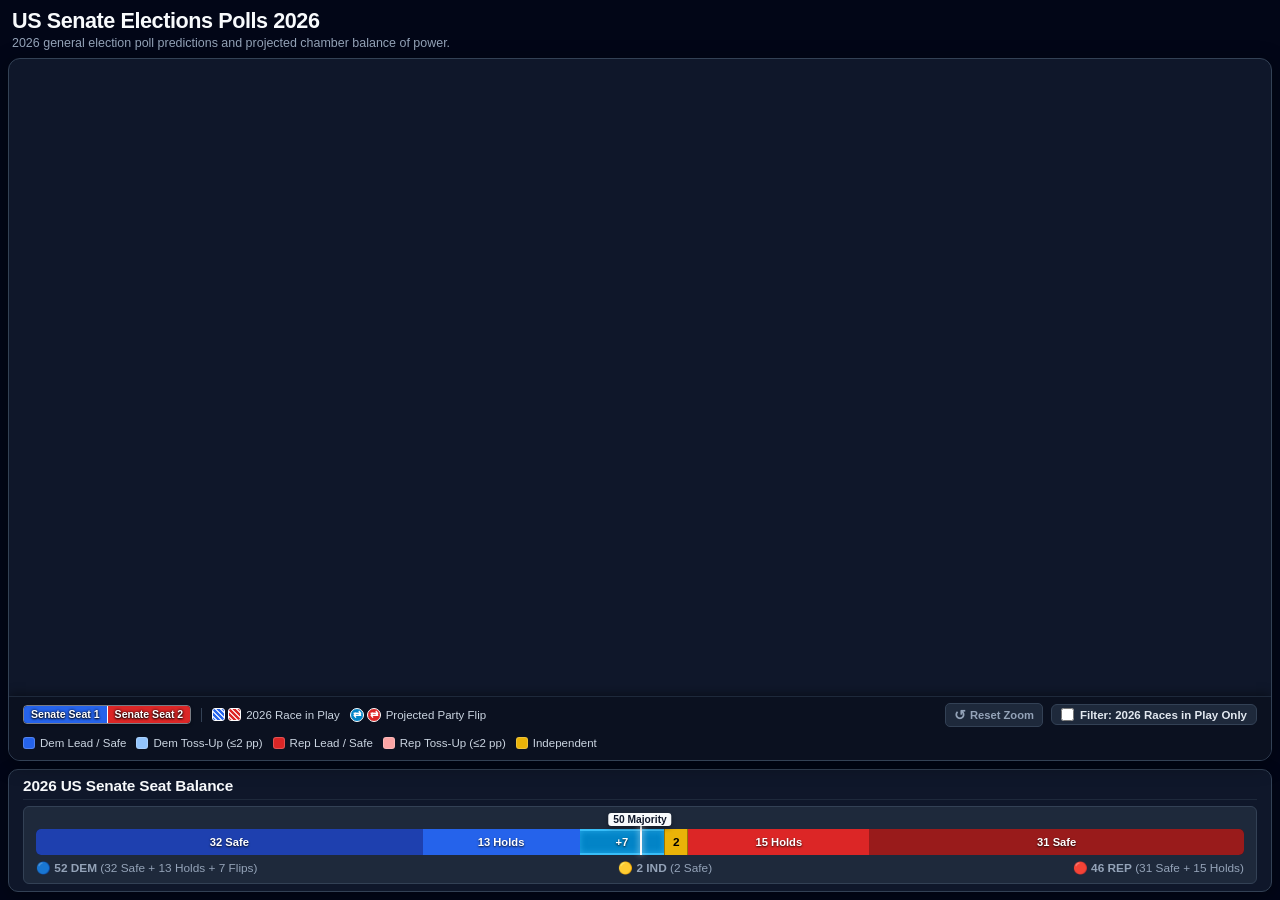
<file: plotting/web/index.html>
<!DOCTYPE html>
<html lang="en">

<head>
  <meta charset="utf-8" />
  <meta name="viewport" content="width=device-width, initial-scale=1.0" />
  <title>2026 US Senate Election Dashboard</title>
  <link rel="stylesheet" href="dashboard.css" />
  <script src="https://cdn.plot.ly/plotly-2.35.2.min.js"></script>
</head>

<body>
  <!-- Static SVG Pattern Definitions for 2026 Contested Races -->
  <svg style="position: absolute; width: 0; height: 0; overflow: hidden; pointer-events: none;" aria-hidden="true">
    <defs>
      <!-- Solid Democrat Pattern -->
      <pattern id="hatch-dem" patternUnits="userSpaceOnUse" width="8" height="8" patternTransform="rotate(45)">
        <rect width="8" height="8" fill="#2563EB" />
        <line x1="4" y1="0" x2="4" y2="8" stroke="#000000" stroke-width="2.2" stroke-opacity="0.35" />
        <line x1="4" y1="0" x2="4" y2="8" stroke="#FFFFFF" stroke-width="1.4" stroke-opacity="0.85" />
      </pattern>

      <!-- Lean Dem Toss-Up Pattern -->
      <pattern id="hatch-dem_lean" patternUnits="userSpaceOnUse" width="8" height="8" patternTransform="rotate(45)">
        <rect width="8" height="8" fill="#93C5FD" />
        <line x1="4" y1="0" x2="4" y2="8" stroke="#1E3A8A" stroke-width="2.2" stroke-opacity="0.45" />
        <line x1="4" y1="0" x2="4" y2="8" stroke="#FFFFFF" stroke-width="1.4" stroke-opacity="0.9" />
      </pattern>

      <!-- Solid Republican Pattern -->
      <pattern id="hatch-rep" patternUnits="userSpaceOnUse" width="8" height="8" patternTransform="rotate(45)">
        <rect width="8" height="8" fill="#DC2626" />
        <line x1="4" y1="0" x2="4" y2="8" stroke="#000000" stroke-width="2.2" stroke-opacity="0.35" />
        <line x1="4" y1="0" x2="4" y2="8" stroke="#FFFFFF" stroke-width="1.4" stroke-opacity="0.85" />
      </pattern>

      <!-- Lean Rep Toss-Up Pattern -->
      <pattern id="hatch-rep_lean" patternUnits="userSpaceOnUse" width="8" height="8" patternTransform="rotate(45)">
        <rect width="8" height="8" fill="#FCA5A5" />
        <line x1="4" y1="0" x2="4" y2="8" stroke="#7F1D1D" stroke-width="2.2" stroke-opacity="0.45" />
        <line x1="4" y1="0" x2="4" y2="8" stroke="#FFFFFF" stroke-width="1.4" stroke-opacity="0.9" />
      </pattern>

      <!-- Independent Pattern -->
      <pattern id="hatch-ind" patternUnits="userSpaceOnUse" width="8" height="8" patternTransform="rotate(45)">
        <rect width="8" height="8" fill="#EAB308" />
        <line x1="4" y1="0" x2="4" y2="8" stroke="#000000" stroke-width="2.2" stroke-opacity="0.35" />
        <line x1="4" y1="0" x2="4" y2="8" stroke="#FFFFFF" stroke-width="1.4" stroke-opacity="0.85" />
      </pattern>

      <!-- Unpolled / No Data Pattern -->
      <pattern id="hatch-no_data" patternUnits="userSpaceOnUse" width="8" height="8" patternTransform="rotate(45)">
        <rect width="8" height="8" fill="#64748B" />
        <line x1="4" y1="0" x2="4" y2="8" stroke="#000000" stroke-width="2.2" stroke-opacity="0.35" />
        <line x1="4" y1="0" x2="4" y2="8" stroke="#FFFFFF" stroke-width="1.4" stroke-opacity="0.85" />
      </pattern>

      <!-- Tie Pattern -->
      <pattern id="hatch-tie" patternUnits="userSpaceOnUse" width="8" height="8" patternTransform="rotate(45)">
        <rect width="8" height="8" fill="#C084FC" />
        <line x1="4" y1="0" x2="4" y2="8" stroke="#000000" stroke-width="2.2" stroke-opacity="0.35" />
        <line x1="4" y1="0" x2="4" y2="8" stroke="#FFFFFF" stroke-width="1.4" stroke-opacity="0.85" />
      </pattern>
    </defs>
  </svg>

  <div class="dashboard-layout">
    <!-- Main Dashboard Header -->
    <header class="dashboard-header">
      <h1 class="dashboard-title">US Senate Elections Polls 2026</h1>
      <p class="dashboard-subtitle">2026 general election poll predictions and projected chamber balance of power.</p>
    </header>

    <!-- Map Container with integrated Gestalt Legend -->
    <div id="map-container">
      <div id="map-plot"></div>
      <div id="map-legend-bar">
        <div class="legend-row">
          <span class="structure-pill">
            <span class="pill-half pill-left">Senate Seat 1</span>
            <span class="pill-half pill-right">Senate Seat 2</span>
          </span>
          <div class="legend-divider"></div>
          <div class="legend-item legend-item-categorical">
            <span class="legend-swatch-pair">
              <span class="legend-swatch-hatch hatch-dem"></span>
              <span class="legend-swatch-hatch hatch-rep"></span>
            </span>
            <span>2026 Race in Play</span>
          </div>
          <div class="legend-item legend-item-categorical">
            <span class="legend-swatch-pair">
              <span class="legend-swatch-flip flip-dem">⇄</span>
              <span class="legend-swatch-flip flip-rep">⇄</span>
            </span>
            <span>Projected Party Flip</span>
          </div>
          <div class="legend-controls-group">
            <button id="reset-zoom-btn" class="map-control-btn" title="Reset map zoom and pan back to full USA view">
              <span style="font-size: 0.85rem;">↺</span> Reset Zoom
            </button>
            <label class="map-control-toggle filter-seats-toggle"
              title="Toggle between All Seats and 2026 Contested Races Only">
              <input type="checkbox" id="client-filter-toggle" autocomplete="off" />
              <span>Filter: 2026 Races in Play Only</span>
            </label>
          </div>
        </div>
        <div class="legend-row legend-colors" id="legend-colors-container"></div>
      </div>
    </div>

    <!-- Balance of Power Seat Balance Panel -->
    <div id="balance-panel">
      <!-- Header -->
      <div class="panel-header">
        <div class="panel-title">2026 US Senate Seat Balance</div>
      </div>

      <!-- Majority 50 Threshold Bar Section -->
      <div class="bar-section">
        <div class="bar-wrapper">
          <div class="majority-label-pin">50 Majority</div>
          <div class="majority-line"></div>
          <div class="bar-track" id="balance-bar-track"></div>
        </div>

        <div class="bar-sublegend" id="bar-sublegend"></div>
      </div>
    </div>
  </div>

  <script src="dashboard.js"></script>
</body>

</html>
</file>
<file: plotting/web/dashboard.css>
* {
  box-sizing: border-box;
}

html,
body {
  height: 100%;
  width: 100%;
  margin: 0;
  padding: 0;
  overflow: hidden;
  background: #020617;
  color: #F8FAFC;
  font-family: -apple-system, BlinkMacSystemFont, "Segoe UI", Roboto, Helvetica, Arial, sans-serif;
}

.dashboard-layout {
  height: 100%;
  width: 100%;
  display: flex;
  flex-direction: column;
  gap: 8px;
  padding: 8px;
  background: #020617;
}

.dashboard-header {
  flex-shrink: 0;
  display: flex;
  flex-direction: column;
  gap: 2px;
  padding: 0 4px;
}

.dashboard-title {
  margin: 0;
  font-size: 1.35rem;
  font-weight: 800;
  letter-spacing: -0.02em;
  color: #F8FAFC;
}

.dashboard-subtitle {
  margin: 0;
  font-size: 0.78rem;
  color: #94A3B8;
  font-weight: 500;
}

#map-container {
  flex: 1 1 auto;
  min-height: 280px;
  width: 100%;
  background: #0F172A;
  border: 1px solid #334155;
  border-radius: 12px;
  overflow: hidden;
  position: relative;
  display: flex;
  flex-direction: column;
  box-shadow: 0 4px 20px rgba(0, 0, 0, 0.35);
}

#map-plot {
  flex: 1 1 auto;
  width: 100%;
  height: 100%;
  min-height: 220px;
  position: relative;
  overflow: hidden !important;
}

#map-legend-bar {
  position: relative !important;
  z-index: 20 !important;
  flex-shrink: 0;
  background: #0B1120 !important;
  border-top: 1px solid #1E293B;
  padding: 6px 14px;
  display: flex;
  flex-direction: column;
  justify-content: center;
  gap: 4px;
  height: 64px;
  box-sizing: border-box;
  overflow: hidden;
  box-shadow: 0 -2px 10px rgba(0, 0, 0, 0.4);
}

.legend-row {
  display: flex;
  align-items: center;
  gap: 10px;
  font-size: 0.72rem;
  height: 24px;
  flex-shrink: 0;
}

.structure-pill {
  display: inline-flex;
  border: 1px solid rgba(255, 255, 255, 0.45);
  border-radius: 4px;
  overflow: hidden;
  font-size: 0.66rem;
  font-weight: 800;
  line-height: 15px;
  box-shadow: 0 1px 3px rgba(0, 0, 0, 0.4);
}

.pill-half {
  padding: 1px 7px;
  display: inline-flex;
  align-items: center;
  justify-content: center;
  text-shadow: 0 1px 2px rgba(0, 0, 0, 0.95), 0 0 3px #000000;
  white-space: nowrap;
}

.pill-left {
  background: #2563EB;
  color: #FFFFFF;
  border-right: 1.5px solid #FFFFFF;
}

.pill-right {
  background-color: #DC2626;
  color: #FFFFFF;
}

.legend-divider {
  width: 1px;
  height: 14px;
  background: #334155;
}

.legend-item {
  display: inline-flex;
  align-items: center;
  gap: 5px;
  font-size: 0.72rem;
  color: #CBD5E1;
  white-space: nowrap;
}

.legend-swatch-pair {
  display: inline-flex;
  align-items: center;
  gap: 3px;
}

.legend-swatch {
  width: 12px;
  height: 12px;
  border-radius: 3px;
  flex-shrink: 0;
  border: 1px solid rgba(255, 255, 255, 0.2);
}

.legend-swatch-hatch {
  width: 13px;
  height: 13px;
  border-radius: 3px;
  flex-shrink: 0;
  border: 1px solid #FFFFFF;
  background-image: repeating-linear-gradient(45deg, transparent, transparent 2px, rgba(255, 255, 255, 0.8) 2px, rgba(255, 255, 255, 0.8) 3.5px);
}

.legend-swatch-hatch.hatch-dem {
  background-color: #2563EB;
}

.legend-swatch-hatch.hatch-rep {
  background-color: #DC2626;
}

.legend-swatch-flip {
  width: 14px;
  height: 14px;
  border-radius: 50%;
  border: 1.5px solid #FFFFFF;
  display: inline-flex;
  align-items: center;
  justify-content: center;
  font-size: 0.62rem;
  color: #FFFFFF;
  font-weight: 700;
  line-height: 1;
}

.legend-swatch-flip.flip-dem {
  background-color: #0284C7;
}

.legend-swatch-flip.flip-rep {
  background-color: #DC2626;
}

/* Map Legend Interactive Controls */
.legend-controls-group {
  margin-left: auto;
  display: inline-flex;
  align-items: center;
  gap: 8px;
}

.map-control-btn {
  background: #1E293B;
  border: 1px solid #334155;
  color: #94A3B8;
  border-radius: 5px;
  padding: 3px 8px;
  font-size: 0.70rem;
  font-weight: 600;
  cursor: pointer;
  display: inline-flex;
  align-items: center;
  gap: 4px;
  transition: all 0.15s ease;
  user-select: none;
}

.map-control-btn:hover {
  background: #334155;
  color: #F8FAFC;
  border-color: #64748B;
}

.map-control-toggle,
.filter-toggle-control {
  background: #1E293B;
  border: 1px solid #334155;
  border-radius: 6px;
  padding: 3px 9px;
  font-size: 0.72rem;
  font-weight: 600;
  color: #E2E8F0;
  cursor: pointer;
  display: inline-flex;
  align-items: center;
  gap: 6px;
  user-select: none;
  transition: all 0.2s ease;
}

.map-control-toggle:hover,
.filter-toggle-control:hover {
  border-color: #38BDF8;
  background: #0F172A;
}

.map-control-toggle input[type="checkbox"],
.filter-toggle-control input[type="checkbox"] {
  cursor: pointer;
  accent-color: #38BDF8;
  width: 13px;
  height: 13px;
  margin: 0;
}

/* Balance of Power Panel */
#balance-panel {
  flex-shrink: 0;
  width: 100%;
  background: #0F172A;
  border: 1px solid #334155;
  border-radius: 10px;
  padding: 7px 14px;
  display: flex;
  flex-direction: column;
  gap: 6px;
  box-shadow: 0 4px 16px rgba(0, 0, 0, 0.3);
}

.panel-header {
  display: flex;
  justify-content: space-between;
  align-items: baseline;
  border-bottom: 1px solid #1E293B;
  padding-bottom: 4px;
}

.panel-title {
  font-size: 0.96rem;
  font-weight: 700;
  color: #F8FAFC;
  letter-spacing: -0.01em;
}

.panel-subtitle {
  font-size: 0.74rem;
  color: #94A3B8;
  margin: 0;
}

/* Majority 50 Threshold Bar Section */
.bar-section {
  background: #1E293B;
  border: 1px solid #334155;
  border-radius: 6px;
  padding: 8px 12px;
}

.bar-wrapper {
  position: relative;
  width: 100%;
  height: 26px;
  background: #0B1120;
  border-radius: 5px;
  overflow: visible;
  margin: 14px 0 6px 0;
}

.bar-track {
  display: flex;
  width: 100%;
  height: 100%;
  border-radius: 5px;
  overflow: hidden;
}

.bar-seg {
  height: 100%;
  display: flex;
  align-items: center;
  justify-content: center;
  font-size: 0.70rem;
  font-weight: 700;
  color: #FFFFFF;
  text-shadow: 0 1px 2px rgba(0, 0, 0, 0.8);
  white-space: nowrap;
  overflow: hidden;
}

.seg-dem-safe {
  background: #1E40AF;
}

.seg-dem-holds {
  background: #2563EB;
}

.seg-dem-flips {
  background: #0284C7;
  border-top: 2px solid #38BDF8;
  border-bottom: 2px solid #38BDF8;
  box-shadow: inset 0 0 6px rgba(56, 189, 248, 0.6);
}

.seg-ind-safe {
  background: #EAB308;
  color: #000000;
  text-shadow: none;
  font-weight: 800;
  font-size: 0.74rem;
  letter-spacing: -0.01em;
  border-left: 1px solid rgba(0, 0, 0, 0.35);
  border-right: 1px solid rgba(0, 0, 0, 0.35);
}

.seg-ind-flips {
  background: #FACC15;
  color: #000000;
  text-shadow: none;
  font-weight: 800;
  font-size: 0.74rem;
  border-top: 2px solid #FEF08A;
  border-bottom: 2px solid #FEF08A;
  border-left: 1px solid rgba(0, 0, 0, 0.35);
  border-right: 1px solid rgba(0, 0, 0, 0.35);
}

.seg-unpolled {
  background: #64748B;
}

.seg-rep-flips {
  background: #F87171;
}

.seg-rep-holds {
  background: #DC2626;
}

.seg-rep-safe {
  background: #991B1B;
}

/* Majority threshold vertical line at 50% */
.majority-line {
  position: absolute;
  left: 50%;
  top: -6px;
  bottom: 0;
  width: 2px;
  background: #F8FAFC;
  box-shadow: 0 0 6px rgba(255, 255, 255, 0.9);
  z-index: 10;
  pointer-events: none;
}

.majority-label-pin {
  position: absolute;
  top: -16px;
  left: 50%;
  transform: translateX(-50%);
  background: #F8FAFC;
  color: #0F172A;
  font-size: 0.64rem;
  font-weight: 800;
  padding: 1px 5px;
  border-radius: 3px;
  white-space: nowrap;
  box-shadow: 0 2px 5px rgba(0, 0, 0, 0.4);
  z-index: 11;
}

.bar-sublegend {
  display: flex;
  justify-content: space-between;
  font-size: 0.74rem;
  color: #94A3B8;
  margin-top: 4px;
}

/* Scattergeo labels styling */
.scattergeo,
.textpoint,
.textpoint text {
  visibility: visible !important;
  opacity: 1 !important;
  font-weight: 700 !important;
  font-size: 10px !important;
  fill: #FFFFFF !important;
  paint-order: stroke fill !important;
  stroke: rgba(15, 23, 42, 0.95) !important;
  stroke-width: 2.4px !important;
  stroke-linecap: round !important;
  stroke-linejoin: round !important;
  pointer-events: none !important;
  user-select: none !important;
}

/* Style 2 transfer flip badge SVG styling */
.scattergeo .point path {
  filter: drop-shadow(0 2px 4px rgba(0, 0, 0, 0.75)) !important;
}

/* Eliminate artificial SVG clipping rects while strictly containing map inside map-plot */
#map-plot .plot-container,
#map-plot .svg-container,
#map-plot svg.main-svg {
  width: 100% !important;
  height: 100% !important;
  overflow: hidden !important;
}

#map-plot .geolayer,
#map-plot .geosubplot,
#map-plot g.geo {
  clip-path: none !important;
}

/* Let pointer events pass through Scattergeo overlays (flip badges and postal abbrevs) */
/* so that hovering over them displays the underlying state choropleth tooltip */
#map-plot .scattergeo,
#map-plot g.trace.scattergeo,
#map-plot .scattergeo * {
  pointer-events: none !important;
}

/* Direct SVG pattern and border styling on native Plotly choropleth paths */
path.choroplethlocation.contested-seat {
  stroke: #FFFFFF !important;
  stroke-width: 2.2px !important;
  stroke-linecap: round !important;
  stroke-linejoin: round !important;
  paint-order: fill stroke !important;
}

path.choroplethlocation.hatch-dem {
  fill: url(#hatch-dem) !important;
}

path.choroplethlocation.hatch-dem_lean {
  fill: url(#hatch-dem_lean) !important;
}

path.choroplethlocation.hatch-rep {
  fill: url(#hatch-rep) !important;
}

path.choroplethlocation.hatch-rep_lean {
  fill: url(#hatch-rep_lean) !important;
}

path.choroplethlocation.hatch-ind {
  fill: url(#hatch-ind) !important;
}

path.choroplethlocation.hatch-no_data {
  fill: url(#hatch-no_data) !important;
}

path.choroplethlocation.hatch-tie {
  fill: url(#hatch-tie) !important;
}
</file>
